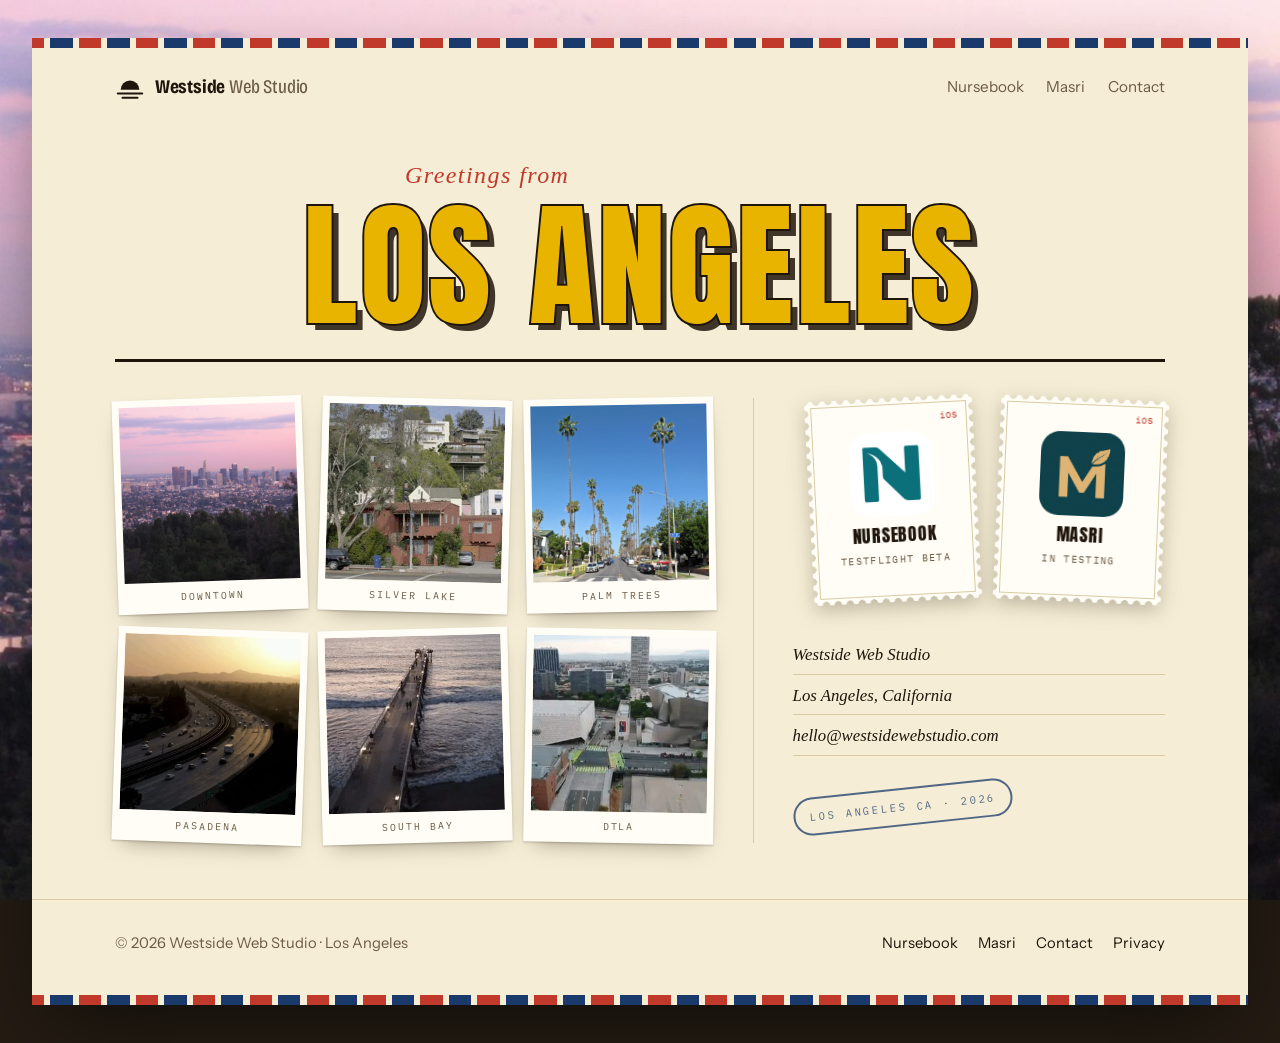
<file: index.html>
<!doctype html>
<html lang="en">
<head>
<meta charset="utf-8">
<meta name="viewport" content="width=device-width, initial-scale=1, viewport-fit=cover">
<title>Westside Web Studio</title>
<meta name="description" content="A one-person app studio in Los Angeles. Makers of NurseBook Study and Masri.">
<meta name="theme-color" content="#241c13">
<meta property="og:title" content="Westside Web Studio">
<meta property="og:description" content="Careful apps for learning hard things. NurseBook Study and Masri, for iPhone and iPad.">
<meta property="og:type" content="website">
<link rel="icon" href="assets/favicon.svg" type="image/svg+xml">
<link rel="preload" href="assets/fonts/bricolage-grotesque.woff2" as="font" type="font/woff2" crossorigin>
<link rel="stylesheet" href="assets/site.css">
</head>
<body class="home">
<div class="sheet">
<a class="skip" href="#main">Skip to content</a>

<header class="site-header">
  <div class="wrap">
    <a class="wordmark" href="./" aria-label="Westside Web Studio, home">
      <svg viewBox="0 0 32 32" aria-hidden="true"><path d="M6 19a10 10 0 0 1 20 0z" fill="currentColor"/><path d="M3 23h26M8 27.5h16" stroke="currentColor" stroke-width="2.2" stroke-linecap="round"/></svg>
      <span class="wordmark-text"><b>Westside</b> <span>Web Studio</span></span>
    </a>
    <nav class="site-nav" aria-label="Main">
      <a href="nursebook/">Nursebook</a>
      <a href="masri/">Masri</a>
      <a href="contact/">Contact</a>
    </nav>
  </div>
</header>

<main id="main">
  <section class="card wrap" aria-label="Westside Web Studio">
    <p class="greeting">Greetings from</p>
    <h1 class="city" aria-label="Los Angeles"><span aria-hidden="true"><span class="ch" style="--i:0">L</span><span class="ch" style="--i:1">o</span><span class="ch" style="--i:2">s</span><span class="ch" style="--i:3">&nbsp;</span><span class="ch" style="--i:4">A</span><span class="ch" style="--i:5">n</span><span class="ch" style="--i:6">g</span><span class="ch" style="--i:7">e</span><span class="ch" style="--i:8">l</span><span class="ch" style="--i:9">e</span><span class="ch" style="--i:10">s</span></span></h1>
    <div class="card-body">
      <ul class="snaps">
          <li class="snap"><figure><img src="assets/img/la/skyline.jpg" alt="Downtown"><figcaption>Downtown</figcaption></figure></li>
          <li class="snap"><figure><video autoplay muted loop playsinline preload="metadata" poster="assets/img/la/silver-lake.jpg" aria-label="Silver Lake"><source src="assets/img/la/silver-lake.mp4" type="video/mp4"></video><img src="assets/img/la/silver-lake.jpg" alt="Silver Lake" loading="lazy"><figcaption>Silver Lake</figcaption></figure></li>
          <li class="snap"><figure><img src="assets/img/la/palms.jpg" alt="Palm trees"><figcaption>Palm trees</figcaption></figure></li>
          <li class="snap"><figure><video autoplay muted loop playsinline preload="metadata" poster="assets/img/la/pasadena.jpg" aria-label="Pasadena"><source src="assets/img/la/pasadena.mp4" type="video/mp4"></video><img src="assets/img/la/pasadena.jpg" alt="Pasadena" loading="lazy"><figcaption>Pasadena</figcaption></figure></li>
          <li class="snap"><figure><video autoplay muted loop playsinline preload="metadata" poster="assets/img/la/south-bay.jpg" aria-label="South Bay"><source src="assets/img/la/south-bay.mp4" type="video/mp4"></video><img src="assets/img/la/south-bay.jpg" alt="South Bay" loading="lazy"><figcaption>South Bay</figcaption></figure></li>
          <li class="snap"><figure><video autoplay muted loop playsinline preload="metadata" poster="assets/img/la/dtla.jpg" aria-label="DTLA"><source src="assets/img/la/dtla.mp4" type="video/mp4"></video><img src="assets/img/la/dtla.jpg" alt="DTLA" loading="lazy"><figcaption>DTLA</figcaption></figure></li>
      </ul>
      <div class="back">
        <div class="stamps">
          <!-- app:nursebook:stamp --><a class="app-stamp" href="https://testflight.apple.com/join/bQHftDA7">
            <div class="stamp-paper"><div class="stamp-face">
              <span class="stamp-corner">iOS</span>
              <img src="assets/img/nursebook-icon-256.png" width="84" height="84" alt="">
              <span class="stamp-name">Nursebook</span>
              <span class="stamp-note">TestFlight beta</span>
            </div></div>
          </a><!-- /app -->
          <!-- app:masri:stamp --><a class="app-stamp" href="masri/">
            <div class="stamp-paper"><div class="stamp-face">
              <span class="stamp-corner">iOS</span>
              <img src="assets/img/masri-icon-256.png" width="84" height="84" alt="">
              <span class="stamp-name">Masri</span>
              <span class="stamp-note">In testing</span>
            </div></div>
          </a><!-- /app -->
        </div>
        <div class="address">
          <span>Westside Web Studio</span>
          <span>Los Angeles, California</span>
          <span><a href="mailto:hello@westsidewebstudio.com">hello@westsidewebstudio.com</a></span>
        </div>
        <span class="postmark" aria-hidden="true">Los Angeles CA · 2026</span>
      </div>
    </div>
  </section>
</main>

<footer class="site-footer">
  <div class="wrap">
    <span>© 2026 Westside Web Studio · Los Angeles</span>
    <nav aria-label="Footer">
      <a href="nursebook/">Nursebook</a>
      <a href="masri/">Masri</a>
      <a href="contact/">Contact</a>
      <a href="privacy/">Privacy</a>
    </nav>
  </div>
</footer>
</div>
</body>
</html>
</file>
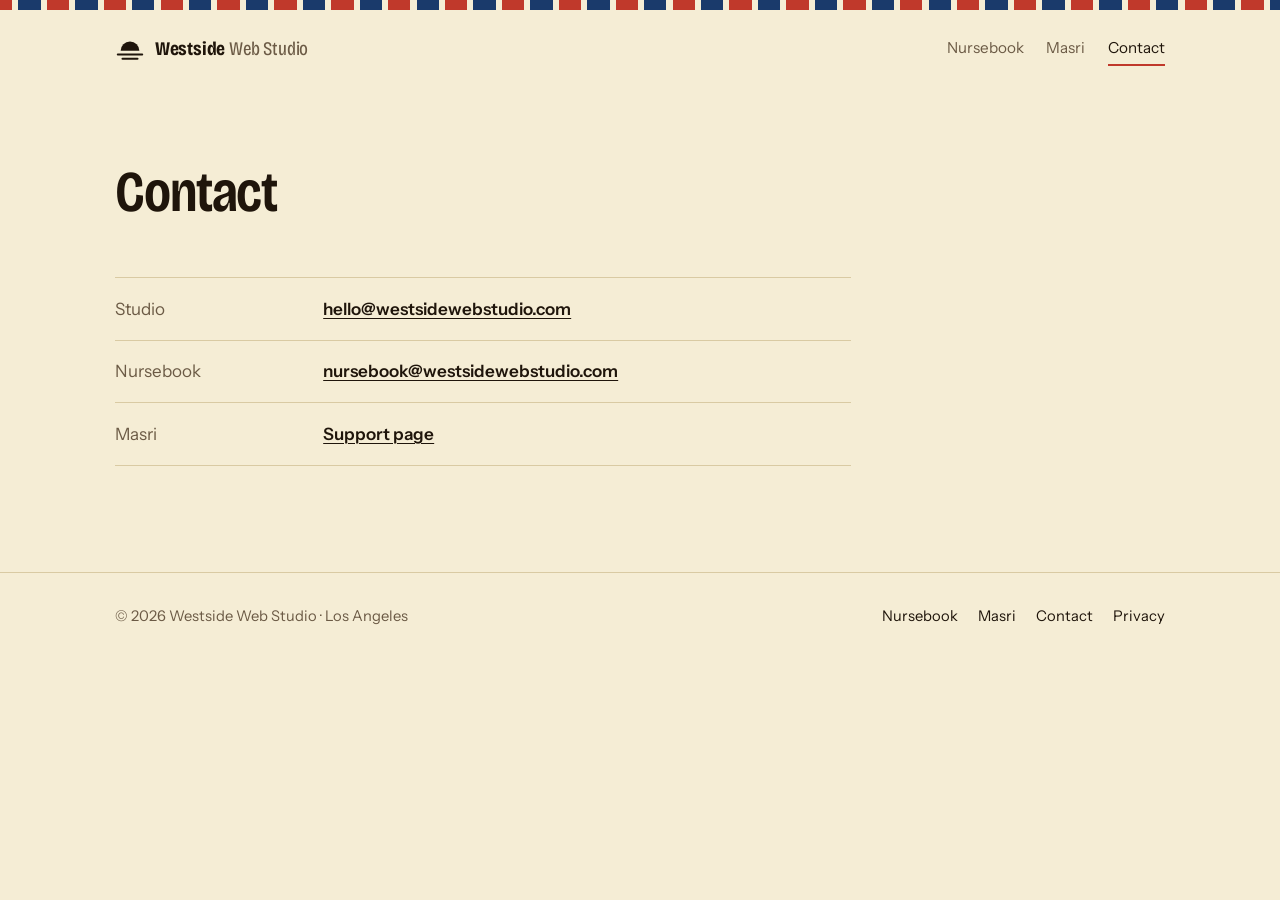
<file: contact/index.html>
<!doctype html>
<html lang="en">
<head>
<meta charset="utf-8">
<meta name="viewport" content="width=device-width, initial-scale=1, viewport-fit=cover">
<title>Contact · Westside Web Studio</title>
<meta name="description" content="How to reach Westside Web Studio.">
<meta name="theme-color" content="#eef1ee" media="(prefers-color-scheme: light)">
<meta name="theme-color" content="#0c1110" media="(prefers-color-scheme: dark)">
<link rel="icon" href="../assets/favicon.svg" type="image/svg+xml">
<link rel="stylesheet" href="../assets/site.css">
</head>
<body>
<a class="skip" href="#main">Skip to content</a>

<header class="site-header">
  <div class="wrap">
    <a class="wordmark" href="../" aria-label="Westside Web Studio, home">
      <svg viewBox="0 0 32 32" aria-hidden="true"><path d="M6 19a10 10 0 0 1 20 0z" fill="currentColor"/><path d="M3 23h26M8 27.5h16" stroke="currentColor" stroke-width="2.2" stroke-linecap="round"/></svg>
      <span class="wordmark-text"><b>Westside</b> <span>Web Studio</span></span>
    </a>
    <nav class="site-nav" aria-label="Main">
      <a href="../nursebook/">Nursebook</a>
      <a href="../masri/">Masri</a>
      <a href="./" aria-current="page">Contact</a>
    </nav>
  </div>
</header>

<main id="main">
  <section class="page-head">
    <div class="wrap">
      <h1>Contact</h1>
    </div>
  </section>
  <div class="prose">
    <div class="wrap">
      <dl class="contact-list">
        <div><dt>Studio</dt><dd><a href="mailto:hello@westsidewebstudio.com">hello@westsidewebstudio.com</a></dd></div>
        <div><dt>Nursebook</dt><dd><a href="mailto:nursebook@westsidewebstudio.com">nursebook@westsidewebstudio.com</a></dd></div>
        <div><dt>Masri</dt><dd><a href="https://claymasri-production.up.railway.app/support">Support page</a></dd></div>
      </dl>
    </div>
  </div>
</main>

<footer class="site-footer">
  <div class="wrap">
    <span>© 2026 Westside Web Studio · Los Angeles</span>
    <nav aria-label="Footer">
      <a href="../nursebook/">Nursebook</a>
      <a href="../masri/">Masri</a>
      <a href="./">Contact</a>
      <a href="../privacy/">Privacy</a>
    </nav>
  </div>
</footer>
</body>
</html>
</file>
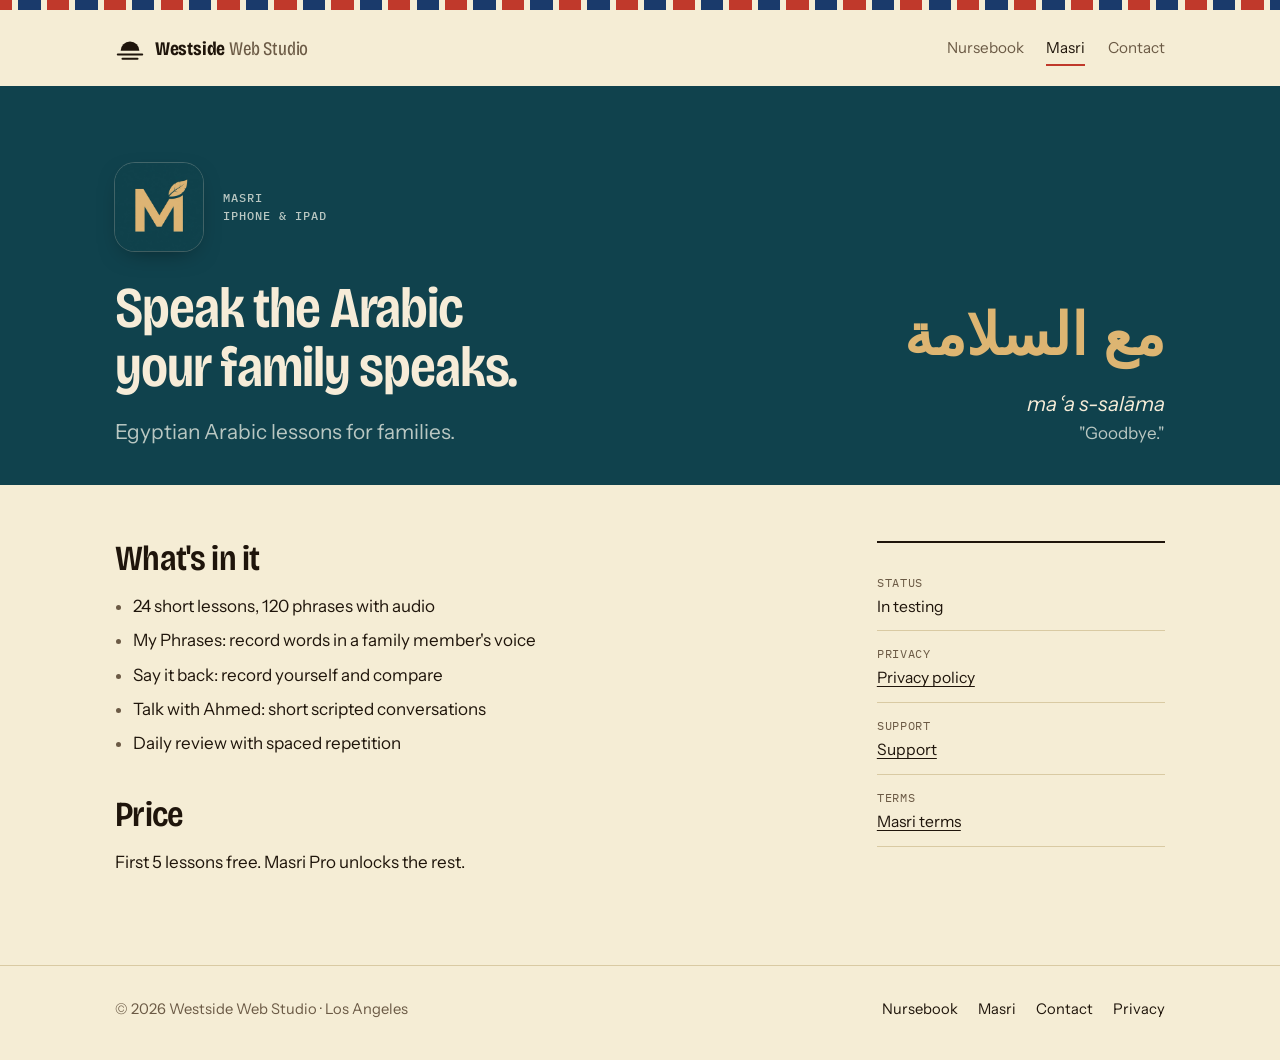
<file: masri/index.html>
<!doctype html>
<html lang="en">
<head>
<meta charset="utf-8">
<meta name="viewport" content="width=device-width, initial-scale=1, viewport-fit=cover">
<title>Masri · Westside Web Studio</title>
<meta name="description" content="Masri: Egyptian Arabic lessons for families.">
<meta name="theme-color" content="#eef1ee" media="(prefers-color-scheme: light)">
<meta name="theme-color" content="#0c1110" media="(prefers-color-scheme: dark)">
<link rel="icon" href="../assets/favicon.svg" type="image/svg+xml">
<link rel="stylesheet" href="../assets/site.css">
</head>
<body>
<a class="skip" href="#main">Skip to content</a>

<header class="site-header">
  <div class="wrap">
    <a class="wordmark" href="../" aria-label="Westside Web Studio, home">
      <svg viewBox="0 0 32 32" aria-hidden="true"><path d="M6 19a10 10 0 0 1 20 0z" fill="currentColor"/><path d="M3 23h26M8 27.5h16" stroke="currentColor" stroke-width="2.2" stroke-linecap="round"/></svg>
      <span class="wordmark-text"><b>Westside</b> <span>Web Studio</span></span>
    </a>
    <nav class="site-nav" aria-label="Main">
      <a href="../nursebook/">Nursebook</a>
      <a href="./" aria-current="page">Masri</a>
      <a href="../contact/">Contact</a>
    </nav>
  </div>
</header>

<main id="main">
  <section class="page-head head-ms">
    <div class="wrap">
      <div>
        <div class="app-head">
          <img src="../assets/img/masri-icon-256.png" width="88" height="88" alt="Masri app icon">
          <span class="label">Masri<br>iPhone &amp; iPad</span>
        </div>
        <h1>Speak the Arabic your family speaks.</h1>
        <p>Egyptian Arabic lessons for families.</p>
      </div>
      <figure class="ms-art" style="margin:0">
        <div class="ms-phrase" lang="ar-EG" dir="rtl">مع السلامة</div>
        <figcaption>
          <div class="ms-say">maʿa s-salāma</div>
          <div class="ms-gloss">"Goodbye."</div>
        </figcaption>
      </figure>
    </div>
  </section>

  <div class="prose">
    <div class="wrap cols">
      <div>
        <section>
          <h2>What's in it</h2>
          <ul>
            <li>24 short lessons, 120 phrases with audio</li>
            <li>My Phrases: record words in a family member's voice</li>
            <li>Say it back: record yourself and compare</li>
            <li>Talk with Ahmed: short scripted conversations</li>
            <li>Daily review with spaced repetition</li>
          </ul>
        </section>
        <section>
          <h2>Price</h2>
          <p>First 5 lessons free. Masri Pro unlocks the rest.</p>
        </section>
      </div>

      <aside class="aside" aria-label="At a glance">
        <dl class="spec">
          <div><dt>Status</dt><dd><!-- app:masri:status -->In testing<!-- /app --></dd></div>
          <div><dt>Privacy</dt><dd><a href="https://claymasri-production.up.railway.app/privacy">Privacy policy</a></dd></div>
          <div><dt>Support</dt><dd><a href="https://claymasri-production.up.railway.app/support">Support</a></dd></div>
          <div><dt>Terms</dt><dd><a href="https://claymasri-production.up.railway.app/terms">Masri terms</a></dd></div>
        </dl>
        <div class="actions">
          <!-- app:masri:cta --><!-- /app -->
        </div>
      </aside>
    </div>
  </div>
</main>

<footer class="site-footer">
  <div class="wrap">
    <span>© 2026 Westside Web Studio · Los Angeles</span>
    <nav aria-label="Footer">
      <a href="../nursebook/">Nursebook</a>
      <a href="./">Masri</a>
      <a href="../contact/">Contact</a>
      <a href="../privacy/">Privacy</a>
    </nav>
  </div>
</footer>
</body>
</html>
</file>
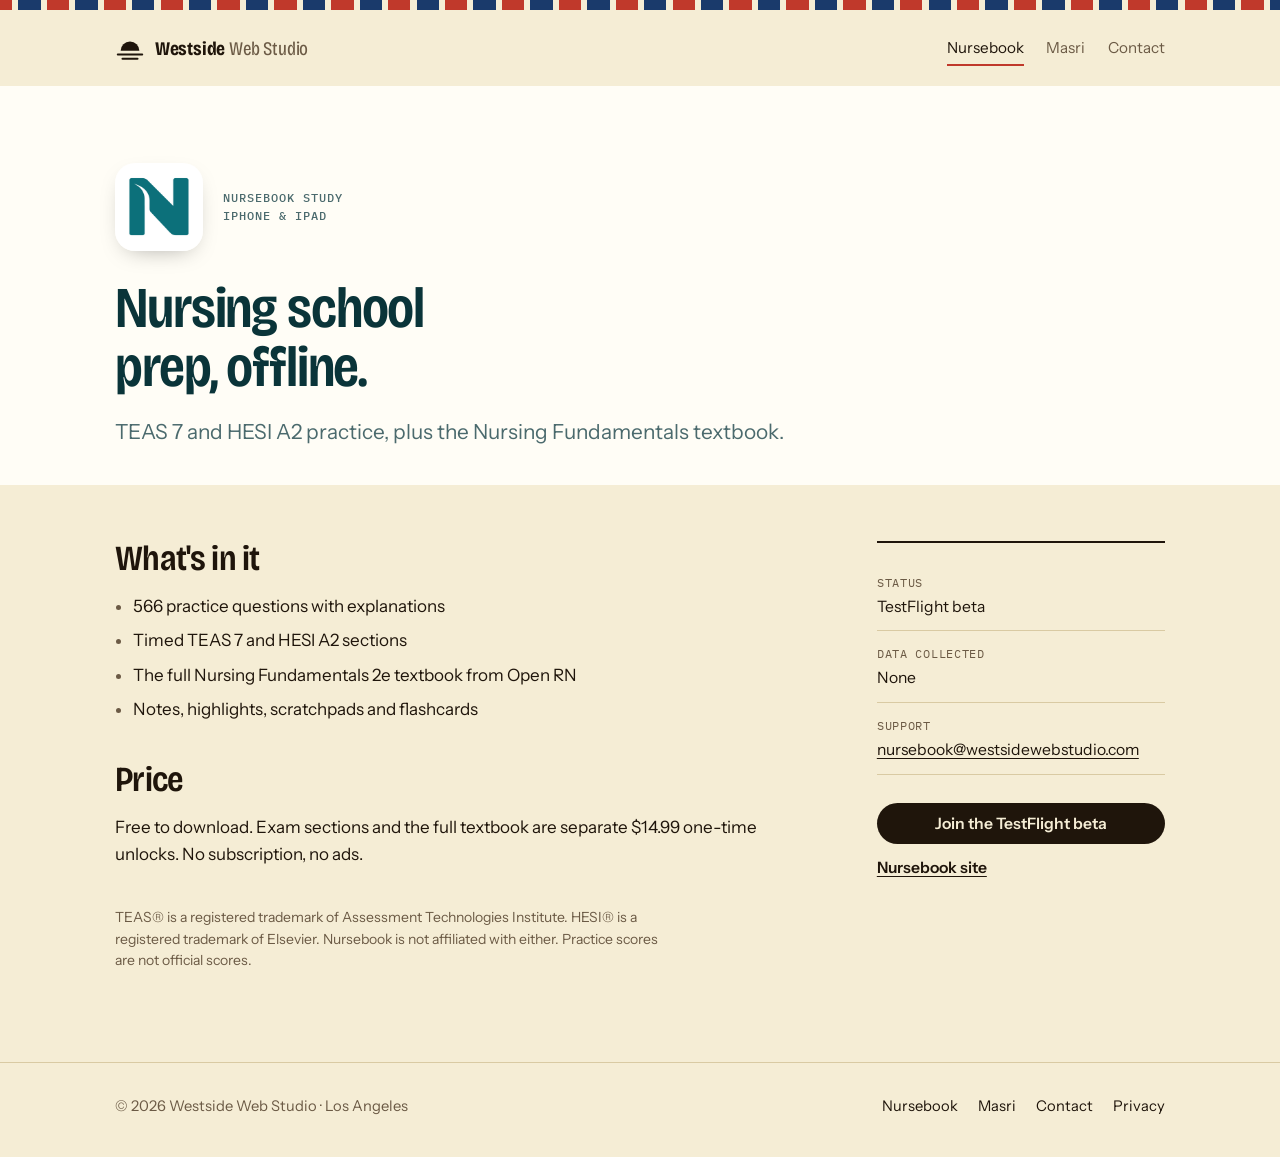
<file: nursebook/index.html>
<!doctype html>
<html lang="en">
<head>
<meta charset="utf-8">
<meta name="viewport" content="width=device-width, initial-scale=1, viewport-fit=cover">
<title>Nursebook · Westside Web Studio</title>
<meta name="description" content="NurseBook Study: TEAS 7 and HESI A2 practice plus the Nursing Fundamentals textbook, offline.">
<meta name="theme-color" content="#eef1ee" media="(prefers-color-scheme: light)">
<meta name="theme-color" content="#0c1110" media="(prefers-color-scheme: dark)">
<link rel="icon" href="../assets/favicon.svg" type="image/svg+xml">
<link rel="stylesheet" href="../assets/site.css">
</head>
<body>
<a class="skip" href="#main">Skip to content</a>

<header class="site-header">
  <div class="wrap">
    <a class="wordmark" href="../" aria-label="Westside Web Studio, home">
      <svg viewBox="0 0 32 32" aria-hidden="true"><path d="M6 19a10 10 0 0 1 20 0z" fill="currentColor"/><path d="M3 23h26M8 27.5h16" stroke="currentColor" stroke-width="2.2" stroke-linecap="round"/></svg>
      <span class="wordmark-text"><b>Westside</b> <span>Web Studio</span></span>
    </a>
    <nav class="site-nav" aria-label="Main">
      <a href="./" aria-current="page">Nursebook</a>
      <a href="../masri/">Masri</a>
      <a href="../contact/">Contact</a>
    </nav>
  </div>
</header>

<main id="main">
  <section class="page-head head-nb">
    <div class="wrap">
      <div class="app-head">
        <img src="../assets/img/nursebook-icon-256.png" width="88" height="88" alt="Nursebook app icon">
        <span class="label">NurseBook Study<br>iPhone &amp; iPad</span>
      </div>
      <h1>Nursing school prep, offline.</h1>
      <p>TEAS 7 and HESI A2 practice, plus the Nursing Fundamentals textbook.</p>
    </div>
  </section>

  <div class="prose">
    <div class="wrap cols">
      <div>
        <section>
          <h2>What's in it</h2>
          <ul>
            <li>566 practice questions with explanations</li>
            <li>Timed TEAS 7 and HESI A2 sections</li>
            <li>The full Nursing Fundamentals 2e textbook from Open RN</li>
            <li>Notes, highlights, scratchpads and flashcards</li>
          </ul>
        </section>
        <section>
          <h2>Price</h2>
          <p>Free to download. Exam sections and the full textbook are separate $14.99 one-time unlocks. No subscription, no ads.</p>
        </section>
        <section>
          <p class="fine">TEAS® is a registered trademark of Assessment Technologies Institute. HESI® is a registered trademark of Elsevier. Nursebook is not affiliated with either. Practice scores are not official scores.</p>
        </section>
      </div>

      <aside class="aside" aria-label="At a glance">
        <dl class="spec">
          <div><dt>Status</dt><dd><!-- app:nursebook:status -->TestFlight beta<!-- /app --></dd></div>
          <div><dt>Data collected</dt><dd>None</dd></div>
          <div><dt>Support</dt><dd><a href="mailto:nursebook@westsidewebstudio.com">nursebook@westsidewebstudio.com</a></dd></div>
        </dl>
        <div class="actions">
          <!-- app:nursebook:cta --><a class="btn" href="https://testflight.apple.com/join/bQHftDA7">Join the TestFlight beta</a>
          <a class="textlink" href="https://nursebook.westsidewebstudio.com/">Nursebook site</a><!-- /app -->
        </div>
      </aside>
    </div>
  </div>
</main>

<footer class="site-footer">
  <div class="wrap">
    <span>© 2026 Westside Web Studio · Los Angeles</span>
    <nav aria-label="Footer">
      <a href="./">Nursebook</a>
      <a href="../masri/">Masri</a>
      <a href="../contact/">Contact</a>
      <a href="../privacy/">Privacy</a>
    </nav>
  </div>
</footer>
</body>
</html>
</file>
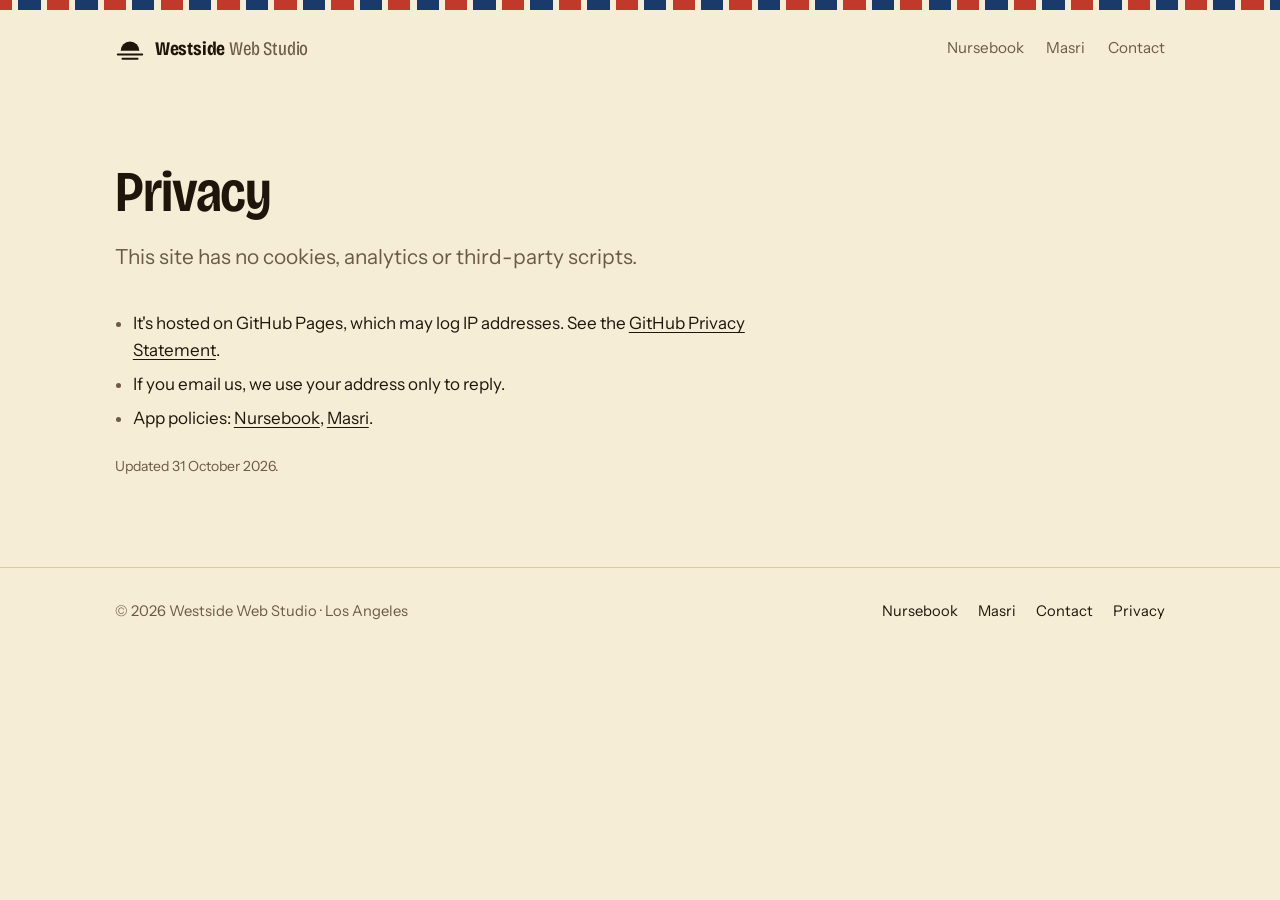
<file: privacy/index.html>
<!doctype html>
<html lang="en">
<head>
<meta charset="utf-8">
<meta name="viewport" content="width=device-width, initial-scale=1, viewport-fit=cover">
<title>Privacy · Westside Web Studio</title>
<meta name="description" content="Privacy policy for the Westside Web Studio website.">
<meta name="theme-color" content="#eef1ee" media="(prefers-color-scheme: light)">
<meta name="theme-color" content="#0c1110" media="(prefers-color-scheme: dark)">
<link rel="icon" href="../assets/favicon.svg" type="image/svg+xml">
<link rel="stylesheet" href="../assets/site.css">
</head>
<body>
<a class="skip" href="#main">Skip to content</a>

<header class="site-header">
  <div class="wrap">
    <a class="wordmark" href="../" aria-label="Westside Web Studio, home">
      <svg viewBox="0 0 32 32" aria-hidden="true"><path d="M6 19a10 10 0 0 1 20 0z" fill="currentColor"/><path d="M3 23h26M8 27.5h16" stroke="currentColor" stroke-width="2.2" stroke-linecap="round"/></svg>
      <span class="wordmark-text"><b>Westside</b> <span>Web Studio</span></span>
    </a>
    <nav class="site-nav" aria-label="Main">
      <a href="../nursebook/">Nursebook</a>
      <a href="../masri/">Masri</a>
      <a href="../contact/">Contact</a>
    </nav>
  </div>
</header>

<main id="main">
  <section class="page-head">
    <div class="wrap">
      <h1>Privacy</h1>
      <p>This site has no cookies, analytics or third-party scripts.</p>
    </div>
  </section>
  <div class="prose">
    <div class="wrap">
      <ul>
        <li>It's hosted on GitHub Pages, which may log IP addresses. See the <a href="https://docs.github.com/en/site-policy/privacy-policies/github-general-privacy-statement">GitHub Privacy Statement</a>.</li>
        <li>If you email us, we use your address only to reply.</li>
        <li>App policies: <a href="https://nursebook.westsidewebstudio.com/privacy.html">Nursebook</a>, <a href="https://claymasri-production.up.railway.app/privacy">Masri</a>.</li>
      </ul>
      <p class="fine" style="margin-top:1.5rem">Updated 31 October 2026.</p>
    </div>
  </div>
</main>

<footer class="site-footer">
  <div class="wrap">
    <span>© 2026 Westside Web Studio · Los Angeles</span>
    <nav aria-label="Footer">
      <a href="../nursebook/">Nursebook</a>
      <a href="../masri/">Masri</a>
      <a href="../contact/">Contact</a>
      <a href="./">Privacy</a>
    </nav>
  </div>
</footer>
</body>
</html>
</file>
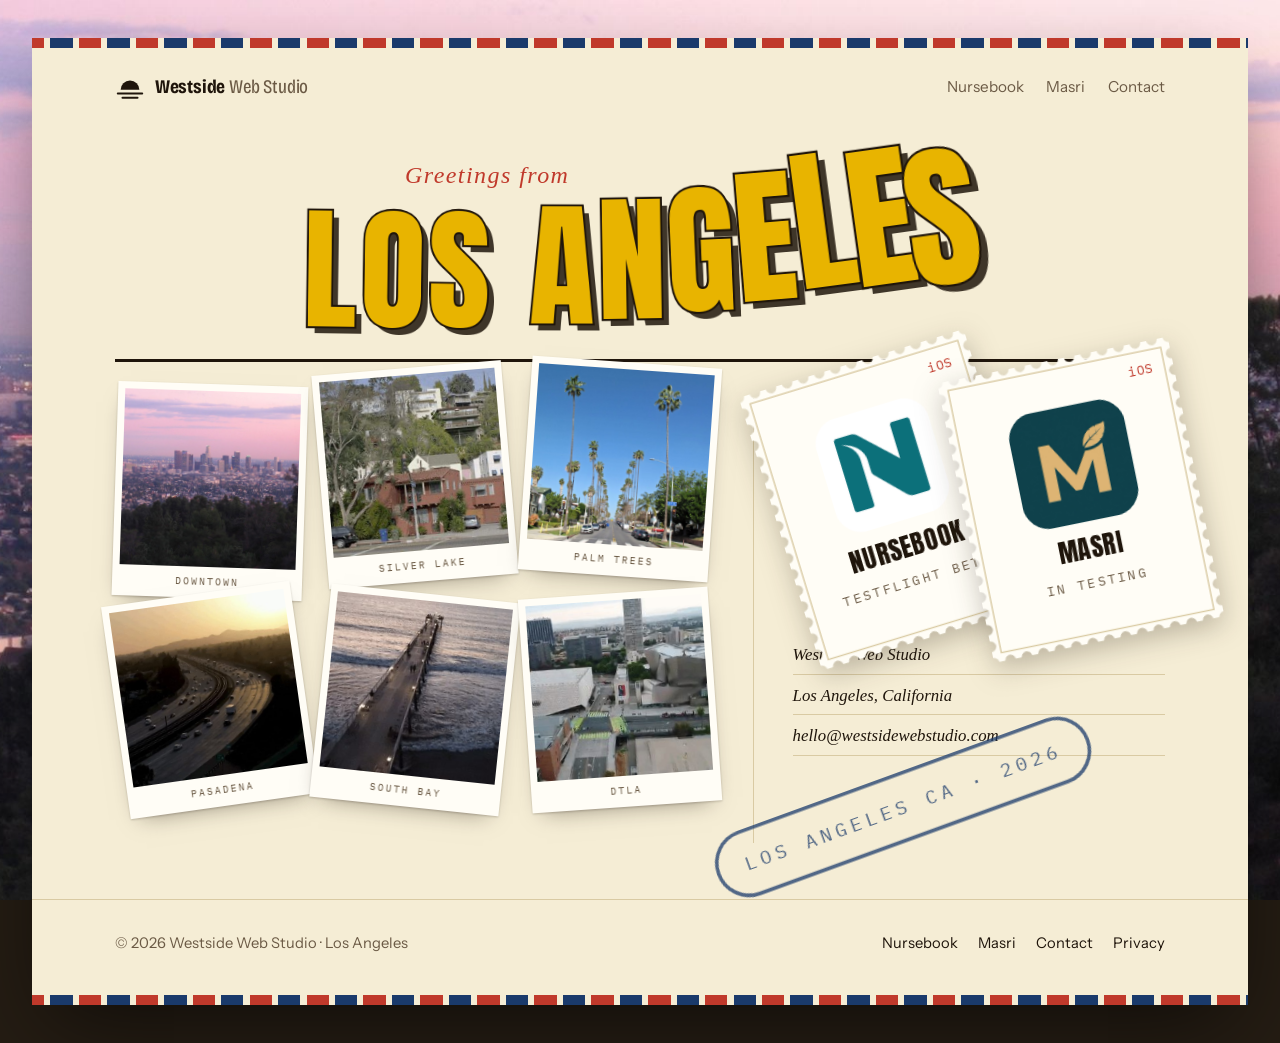
<file: qr/index.html>
<!doctype html>
<html lang="en">
<head>
<meta charset="utf-8">
<meta name="viewport" content="width=device-width, initial-scale=1">
<title>Westside Web Studio</title>
<meta name="robots" content="noindex">
<meta http-equiv="refresh" content="0; url=../">
<link rel="canonical" href="../">
</head>
<body>
<p><a href="../">Continue to Westside Web Studio</a></p>
</body>
</html>
</file>
<file: assets/site.css>
/* Westside Web Studio
   Layout: a quiet studio frame (wordmark, statement, notes) around full-width
   app plates that each carry their own app's colors and a spec sheet. */

@font-face {
  font-family: "Bricolage Grotesque";
  src: url("fonts/bricolage-grotesque.woff2") format("woff2");
  font-weight: 200 800;
  font-stretch: 75% 100%;
  font-display: swap;
}
@font-face {
  font-family: "Instrument Sans";
  src: url("fonts/instrument-sans.woff2") format("woff2");
  font-weight: 400 700;
  font-stretch: 75% 100%;
  font-display: swap;
}
@font-face {
  font-family: "Instrument Sans";
  src: url("fonts/instrument-sans-italic.woff2") format("woff2");
  font-weight: 400 700;
  font-style: italic;
  font-display: swap;
}
@font-face {
  font-family: "IBM Plex Mono";
  src: url("fonts/ibm-plex-mono-400.woff2") format("woff2");
  font-weight: 400;
  font-display: swap;
}
@font-face {
  font-family: "IBM Plex Mono";
  src: url("fonts/ibm-plex-mono-500.woff2") format("woff2");
  font-weight: 500;
  font-display: swap;
}

/* Postcard: cream card stock, sepia ink, airmail red and blue, marigold.
   One look on purpose, in every theme. */
@font-face {
  font-family: "Anton";
  src: url("fonts/anton.woff2") format("woff2");
  font-weight: 400;
  font-display: swap;
}

:root {
  --paper: #f5edd5;
  --paper-2: #ebdfbf;
  --ink: #1f150b;
  --muted: #6b5a45;
  --rule: #d9caa3;
  --accent: #c0392b;
  --airmail-blue: #1a3a6b;
  --gold: #e8b400;
  --night: #241c13;

  /* Nursebook plate */
  --nb-bg: #fffdf6;
  --nb-fg: #0a3439;
  --nb-muted: #4b6a6d;
  --nb-accent: #0e6f78;
  --nb-rule: #dfe7e1;

  /* Masri plate, from the app icon */
  --ms-bg: #10424d;
  --ms-fg: #f6ecd8;
  --ms-muted: #b9c7c2;
  --ms-accent: #ddb572;
  --ms-rule: #2b5f69;

  --poster: "Anton", Impact, "Arial Narrow Bold", sans-serif;
  --script: Georgia, "Times New Roman", serif;
  --display: "Bricolage Grotesque", "Avenir Next Condensed", "Arial Narrow", system-ui, sans-serif;
  --body: "Instrument Sans", "Avenir Next", "Segoe UI", system-ui, sans-serif;
  --mono: "IBM Plex Mono", ui-monospace, "SF Mono", Consolas, monospace;
  --arabic: "SF Arabic", "Geeza Pro", "Noto Naskh Arabic", "Segoe UI", "Arial", sans-serif;

  --step--1: 0.875rem;
  --step-0: 1.0625rem;
  --step-1: 1.3rem;
  --step-2: clamp(1.6rem, 1.2rem + 1.6vw, 2.2rem);
  --step-3: clamp(2.2rem, 1.4rem + 3.4vw, 3.6rem);
  --step-4: clamp(2.9rem, 1.4rem + 6.4vw, 6.4rem);

  --wrap: 72rem;
  --gutter-l: max(16px, env(safe-area-inset-left, 0px), 4vw);
  --gutter-r: max(16px, env(safe-area-inset-right, 0px), 4vw);
  color-scheme: light;
}

*, *::before, *::after { box-sizing: border-box; }

html { -webkit-text-size-adjust: 100%; }

body {
  margin: 0;
  border-top: 10px solid transparent;
  border-image: repeating-linear-gradient(90deg, var(--accent) 0 22px, var(--paper) 22px 28px, var(--airmail-blue) 28px 50px, var(--paper) 50px 56px) 10;
  background: var(--paper);
  color: var(--ink);
  font-family: var(--body);
  font-size: var(--step-0);
  line-height: 1.55;
  -webkit-font-smoothing: antialiased;
  text-rendering: optimizeLegibility;
}

img { max-width: 100%; height: auto; display: block; }

a { color: inherit; text-underline-offset: 0.2em; text-decoration-thickness: 1px; }
a:hover { text-decoration-thickness: 2px; }
:focus-visible { outline: 2px solid var(--accent); outline-offset: 3px; border-radius: 2px; }

.skip {
  position: absolute; left: -9999px; top: 0;
  background: var(--ink); color: var(--paper); padding: 0.6rem 1rem; z-index: 20;
}
.skip:focus { left: var(--gutter-l); top: 0.5rem; }

.wrap {
  max-width: var(--wrap);
  margin-inline: auto;
  padding-left: var(--gutter-l);
  padding-right: var(--gutter-r);
}

h1, h2, h3 {
  font-family: var(--display);
  font-weight: 600;
  font-stretch: 84%;
  letter-spacing: -0.02em;
  line-height: 1.02;
  text-wrap: balance;
  margin: 0;
}

p { margin: 0; max-width: 62ch; }

.label {
  font-family: var(--mono);
  font-size: 0.75rem;
  font-weight: 500;
  letter-spacing: 0.08em;
  text-transform: uppercase;
}

/* ---------- Header ---------- */

.site-header { padding-block: 1.25rem; }
.site-header .wrap {
  display: flex; align-items: center; justify-content: space-between;
  gap: 1rem; flex-wrap: wrap;
}

.wordmark {
  display: inline-flex; align-items: center; gap: 0.6rem;
  text-decoration: none; color: var(--ink);
}
.wordmark svg { width: 30px; height: 30px; flex: none; }
.wordmark-text {
  font-family: var(--display);
  font-stretch: 80%;
  font-size: 1.2rem;
  letter-spacing: -0.01em;
  line-height: 1;
}
.wordmark-text b { font-weight: 700; }
.wordmark-text span { font-weight: 400; color: var(--muted); }

.site-nav { display: flex; gap: 1.4rem; flex-wrap: wrap; }
.site-nav a {
  text-decoration: none; font-size: 0.95rem; color: var(--muted);
  padding-block: 0.4rem;
}
.site-nav a:hover, .site-nav a[aria-current="page"] { color: var(--ink); }
.site-nav a[aria-current="page"] { box-shadow: inset 0 -2px 0 var(--accent); }

/* ---------- Home hero ---------- */

.hero { padding-block: clamp(3rem, 8vw, 7rem) clamp(2.5rem, 6vw, 5rem); }
.hero h1 {
  font-size: var(--step-4);
  font-stretch: 78%;
  font-weight: 600;
  line-height: 0.94;
  letter-spacing: -0.035em;
  max-width: 13ch;
}
.hero h1 em {
  font-style: normal;
  font-weight: 300;
  color: var(--muted);
}
.hero-foot {
  margin-top: clamp(2rem, 4vw, 3rem);
  display: grid;
  grid-template-columns: minmax(0, 1fr) auto;
  gap: 2rem;
  align-items: end;
  border-top: 1px solid var(--rule);
  padding-top: 1.25rem;
}
.hero-foot p { font-size: var(--step-1); line-height: 1.45; color: var(--ink); max-width: 46ch; }
.hero-meta {
  display: grid; gap: 0.35rem; text-align: right; color: var(--muted);
}

/* ---------- App plates ---------- */

.apps-head {
  display: flex; justify-content: space-between; align-items: baseline;
  gap: 1rem; padding-block: 0 1rem; color: var(--muted);
}

.plate { padding-block: clamp(2.5rem, 6vw, 5rem); }
.plate .wrap {
  display: grid;
  grid-template-columns: minmax(0, 1.05fr) minmax(0, 1fr);
  gap: clamp(2rem, 5vw, 4.5rem);
  align-items: center;
}

.plate-id { display: flex; align-items: center; gap: 1rem; margin-bottom: 1.5rem; }
.plate-id img {
  width: 72px; height: 72px; border-radius: 16px;
  box-shadow: 0 1px 0 rgba(0,0,0,0.06), 0 8px 24px -10px rgba(0,0,0,0.35);
}
.plate-id .label { opacity: 0.85; }
.plate h2 { font-size: var(--step-3); margin-bottom: 1rem; }
.plate .lede { font-size: var(--step-1); line-height: 1.45; margin-bottom: 1.75rem; }

.spec { margin: 0 0 1.75rem; display: grid; border-top: 1px solid; }
.spec div {
  display: grid; grid-template-columns: 9.5rem minmax(0, 1fr); gap: 1rem;
  padding-block: 0.7rem; border-bottom: 1px solid;
}
.spec dt { font-family: var(--mono); font-size: 0.75rem; letter-spacing: 0.06em; text-transform: uppercase; padding-top: 0.2rem; }
.spec dd { margin: 0; font-size: 0.98rem; }

.actions { display: flex; flex-wrap: wrap; gap: 0.75rem 1.5rem; align-items: center; }
.btn {
  display: inline-flex; align-items: center; gap: 0.5rem;
  font-weight: 600; text-decoration: none;
  padding: 0.8rem 1.2rem; border-radius: 999px;
  font-size: 0.98rem; line-height: 1;
}
.btn svg { width: 14px; height: 14px; }
.textlink { font-weight: 600; font-size: 0.98rem; }

/* Nursebook plate */
.plate-nb { background: var(--nb-bg); color: var(--nb-fg); }
.plate-nb .label, .plate-nb .spec dt { color: var(--nb-muted); }
.plate-nb .spec, .plate-nb .spec div { border-color: var(--nb-rule); }
.plate-nb .btn { background: var(--nb-accent); color: var(--nb-bg); }
.plate-nb .btn:focus-visible, .plate-nb a:focus-visible { outline-color: var(--nb-accent); }

.nb-art {
  display: grid; gap: 1.25rem;
  border-left: 1px solid var(--nb-rule);
  padding-left: clamp(1.25rem, 3vw, 2.5rem);
}
.nb-count {
  font-family: var(--display);
  font-stretch: 75%;
  font-weight: 700;
  font-size: clamp(6rem, 3rem + 13vw, 13rem);
  line-height: 0.8;
  letter-spacing: -0.05em;
  color: var(--nb-accent);
  font-variant-numeric: tabular-nums;
}
.nb-art p { color: var(--nb-muted); max-width: 30ch; }
.nb-subjects {
  list-style: none; margin: 0; padding: 0;
  display: flex; flex-wrap: wrap; gap: 0.4rem;
}
.nb-subjects li {
  font-family: var(--mono); font-size: 0.75rem;
  border: 1px solid var(--nb-rule); border-radius: 4px;
  padding: 0.25rem 0.5rem; color: var(--nb-fg);
}

/* Masri plate */
.plate-ms { background: var(--ms-bg); color: var(--ms-fg); color-scheme: dark; }
.plate-ms .label, .plate-ms .spec dt { color: var(--ms-muted); }
.plate-ms .spec, .plate-ms .spec div { border-color: var(--ms-rule); }
.plate-ms .btn { background: var(--ms-accent); color: var(--ms-bg); }
.plate-ms a:focus-visible, .plate-ms .btn:focus-visible { outline-color: var(--ms-accent); }
.plate-ms .plate-id img, .head-ms .app-head img { box-shadow: 0 0 0 1px rgba(246, 236, 216, 0.22), 0 8px 24px -10px rgba(0,0,0,0.5); }

.ms-art { display: grid; gap: 1rem; justify-items: end; text-align: right; }
.ms-phrase {
  font-family: var(--arabic);
  font-size: clamp(2.4rem, 1.2rem + 6vw, 6rem);
  line-height: 1.25;
  color: var(--ms-accent);
  font-weight: 600;
}
.ms-say { font-size: var(--step-1); font-style: italic; }
.ms-gloss { color: var(--ms-muted); }

/* ---------- Studio notes ---------- */

.notes { padding-block: clamp(3rem, 7vw, 6rem); }
.notes h2 { font-size: var(--step-2); margin-bottom: 2rem; max-width: 22ch; }
.notes-grid {
  display: grid; grid-template-columns: repeat(3, minmax(0, 1fr));
  gap: 2rem; border-top: 1px solid var(--rule);
}
.note { padding-top: 1.25rem; display: grid; gap: 0.6rem; align-content: start; }
.note h3 { font-size: var(--step-1); font-stretch: 88%; letter-spacing: -0.01em; }
.note p { color: var(--muted); font-size: 0.98rem; }

/* ---------- Inner pages ---------- */

.head-nb { background: var(--nb-bg); color: var(--nb-fg); margin-bottom: clamp(2rem, 5vw, 3.5rem); }
.head-nb .label, .head-nb.page-head p { color: var(--nb-muted); }
.head-ms { background: var(--ms-bg); color: var(--ms-fg); color-scheme: dark; margin-bottom: clamp(2rem, 5vw, 3.5rem); }
.head-ms .label, .head-ms.page-head p { color: var(--ms-muted); }
.head-ms .wrap { display: grid; grid-template-columns: minmax(0, 1fr) auto; gap: 2rem; align-items: end; }
.head-ms .ms-phrase { font-size: clamp(2.2rem, 1.2rem + 3vw, 3.6rem); }

.page-head { padding-block: clamp(2.5rem, 6vw, 5rem) clamp(1.5rem, 3vw, 2.5rem); }
.page-head h1 { font-size: var(--step-3); max-width: 18ch; }
.page-head p { margin-top: 1.25rem; font-size: var(--step-1); line-height: 1.45; color: var(--muted); max-width: 52ch; }

.app-head { display: flex; align-items: center; gap: 1.25rem; margin-bottom: 1.75rem; }
.app-head img { width: 88px; height: 88px; border-radius: 20px; box-shadow: 0 8px 24px -12px rgba(0,0,0,0.4); }

.prose { padding-block: 0 clamp(3rem, 7vw, 6rem); }
.prose .cols {
  display: grid; grid-template-columns: minmax(0, 1fr) minmax(0, 18rem);
  gap: clamp(2rem, 5vw, 5rem); align-items: start;
}
.prose section + section { margin-top: 2.5rem; }
.prose h2 { font-size: var(--step-2); margin-bottom: 1rem; }
.prose p + p { margin-top: 1rem; }
.prose ul { margin: 0; padding-left: 1.1rem; max-width: 62ch; display: grid; gap: 0.5rem; }
.prose li::marker { color: var(--muted); }
.fine { font-size: var(--step--1); color: var(--muted); }

.aside {
  position: sticky; top: 1.5rem;
  border-top: 2px solid var(--ink);
  padding-top: 1rem;
}
.aside .spec { border-top: 0; }
.aside .spec div { grid-template-columns: minmax(0, 1fr); gap: 0.15rem; border-color: var(--rule); }
.aside .spec dt { color: var(--muted); }
.aside .btn { background: var(--ink); color: var(--paper); }
.aside .actions { flex-direction: column; align-items: stretch; }
.aside .btn { justify-content: center; }

.contact-list { display: grid; gap: 0; border-top: 1px solid var(--rule); max-width: 46rem; }
.contact-list div {
  display: grid; grid-template-columns: 12rem minmax(0, 1fr); gap: 1rem;
  padding-block: 1.1rem; border-bottom: 1px solid var(--rule);
}
.contact-list dt { color: var(--muted); }
.contact-list dd { margin: 0; overflow-wrap: anywhere; }
.contact-list a { font-weight: 600; }

/* ---------- Footer ---------- */

.site-footer {
  border-top: 1px solid var(--rule);
  padding-block: 2rem 2.5rem;
  color: var(--muted);
  font-size: 0.92rem;
}
.site-footer .wrap {
  display: flex; flex-wrap: wrap; justify-content: space-between; gap: 1rem 2rem;
}
.site-footer nav { display: flex; gap: 1.25rem; flex-wrap: wrap; }
.site-footer a { color: var(--ink); text-decoration: none; }
.site-footer a:hover { text-decoration: underline; }

/* ---------- Responsive ---------- */

@media (max-width: 860px) {
  .plate .wrap { grid-template-columns: minmax(0, 1fr); }
  .nb-art { border-left: 0; padding-left: 0; border-top: 1px solid var(--nb-rule); padding-top: 1.5rem; }
  .ms-art { justify-items: start; text-align: left; border-top: 1px solid var(--ms-rule); padding-top: 1.5rem; }
  .notes-grid { grid-template-columns: minmax(0, 1fr); gap: 0; }
  .note { padding-block: 1.25rem; border-bottom: 1px solid var(--rule); }
  .prose .cols { grid-template-columns: minmax(0, 1fr); }
  .aside { position: static; order: -1; }
  .head-ms .wrap { grid-template-columns: minmax(0, 1fr); }
}

@media (max-width: 560px) {
  .hero-foot { grid-template-columns: minmax(0, 1fr); }
  .hero-meta { text-align: left; }
  .spec div, .contact-list div { grid-template-columns: minmax(0, 1fr); gap: 0.15rem; }
  .apps-head { flex-direction: column; gap: 0.25rem; }
}

@media (prefers-reduced-motion: no-preference) {
  .plate-id img { transition: transform 0.4s cubic-bezier(.2,.7,.2,1); }
  .plate:hover .plate-id img { transform: rotate(-4deg) scale(1.04); }
  .btn { transition: transform 0.15s ease; }
  .btn:hover { transform: translateY(-1px); }
}

/* ---------- Home: one postcard ---------- */
/* Photo side on the left, stamp side on the right, like a real card. */

.home { border-top: 0; background: var(--night) url("img/la/skyline.jpg") center / cover fixed; }
.home .sheet {
  max-width: 76rem;
  margin: clamp(0px, 3vw, 40px) auto;
  background: var(--paper);
  box-shadow: 0 30px 80px -20px rgba(0, 0, 0, 0.6);
  border-top: 10px solid transparent;
  border-bottom: 10px solid transparent;
  border-image: repeating-linear-gradient(90deg, var(--accent) 0 22px, var(--paper) 22px 28px, var(--airmail-blue) 28px 50px, var(--paper) 50px 56px) 10;
}

.card { padding-block: clamp(1rem, 3vw, 2rem) clamp(2rem, 5vw, 3.5rem); }

.greeting {
  text-align: center;
  font-family: var(--script);
  font-style: italic;
  font-size: clamp(1.05rem, 0.9rem + 0.8vw, 1.5rem);
  color: var(--accent);
  letter-spacing: 0.06em;
  margin: 0;
}
.city {
  text-align: center;
  font-family: var(--poster);
  font-weight: 400;
  font-size: clamp(3.4rem, 1rem + 10vw, 8.5rem);
  line-height: 0.9;
  letter-spacing: 0.02em;
  text-transform: uppercase;
  color: var(--gold);
  -webkit-text-stroke: clamp(2px, 0.3vw, 4px) var(--ink);
  paint-order: stroke fill;
  text-shadow: 0.05em 0.05em 0 rgba(31, 21, 11, 0.85);
  margin: 0.08em 0 0;
}

.card-body {
  margin-top: clamp(1.25rem, 3vw, 2rem);
  border-top: 3px solid var(--ink);
  padding-top: clamp(1.5rem, 3vw, 2.25rem);
  display: grid;
  grid-template-columns: minmax(0, 1.55fr) minmax(0, 1fr);
}

/* photo side */
.snaps {
  list-style: none; margin: 0; padding: 0 clamp(1.25rem, 3vw, 2.5rem) 0 0;
  display: grid; grid-template-columns: repeat(3, minmax(0, 1fr)); gap: 1.1rem 0.9rem;
  align-content: start;
}
.snap {
  background: #fffdf6;
  padding: 0.45rem 0.45rem 0;
  box-shadow: 0 1px 2px rgba(31, 21, 11, 0.22), 0 10px 22px -12px rgba(31, 21, 11, 0.5);
  transform: rotate(var(--tilt, 0deg));
}
.snap figure { margin: 0; }
.snap img, .snap video { display: block; width: 100%; aspect-ratio: 1; object-fit: cover; background: var(--paper-2); }
.snap figcaption {
  font-family: var(--mono); font-size: 0.62rem; letter-spacing: 0.2em; text-transform: uppercase;
  color: var(--muted); text-align: center; padding: 0.45rem 0 0.5rem;
}
.snap:nth-child(1) { --tilt: -2deg; }
.snap:nth-child(2) { --tilt: 1.5deg; }
.snap:nth-child(3) { --tilt: -1deg; }
.snap:nth-child(4) { --tilt: 2deg; }
.snap:nth-child(5) { --tilt: -1.5deg; }
.snap:nth-child(6) { --tilt: 1deg; }
.snap video + img { display: none; }
@media (prefers-reduced-motion: reduce) {
  .snap video { display: none; }
  .snap video + img { display: block; }
}

/* stamp side */
.back {
  border-left: 1px solid var(--rule);
  padding-left: clamp(1.25rem, 3vw, 2.5rem);
  display: grid; gap: 2rem; align-content: start;
}
.stamps { display: flex; flex-wrap: wrap; justify-content: flex-end; gap: 1.25rem; }

.app-stamp {
  display: block; text-decoration: none; color: var(--ink);
  filter: drop-shadow(0 6px 10px rgba(31, 21, 11, 0.28));
  transform: rotate(var(--tilt, 0deg));
  transition: transform 0.25s cubic-bezier(.2,.7,.2,1);
}
.app-stamp:nth-child(1) { --tilt: -3deg; }
.app-stamp:nth-child(2) { --tilt: 2.5deg; }
.app-stamp:hover, .app-stamp:focus-visible { transform: rotate(0deg) translateY(-3px); }
.app-stamp:focus-visible { outline: 2px solid var(--accent); outline-offset: 6px; }

/* perforated edge: holes on a 12px grid, only in the 6px rim */
.stamp-paper {
  width: 168px; height: 204px; padding: 6px;
  background: #fffdf6;
  -webkit-mask: linear-gradient(#000 0 0) content-box, radial-gradient(circle, #0000 3.5px, #000 4px) -6px -6px / 12px 12px;
          mask: linear-gradient(#000 0 0) content-box, radial-gradient(circle, #0000 3.5px, #000 4px) -6px -6px / 12px 12px;
}
.stamp-face {
  height: 100%;
  border: 1px solid var(--rule);
  display: grid; justify-items: center; align-content: center; gap: 0.6rem;
  position: relative;
}
.stamp-face img { width: 84px; height: 84px; border-radius: 19px; }
.stamp-name { font-family: var(--poster); font-size: 1.15rem; letter-spacing: 0.04em; text-transform: uppercase; line-height: 1; }
.stamp-note { font-family: var(--mono); font-size: 0.6rem; letter-spacing: 0.14em; text-transform: uppercase; color: var(--muted); }
.stamp-corner { position: absolute; top: 6px; right: 8px; font-family: var(--mono); font-size: 0.58rem; letter-spacing: 0.1em; color: var(--accent); }

.address { display: grid; }
.address span {
  font-family: var(--script); font-style: italic; font-size: 1.05rem;
  border-bottom: 1px solid var(--rule); padding: 0.5rem 0 0.35rem;
  overflow-wrap: anywhere;
}
.address a { text-decoration: none; }
.address a:hover { text-decoration: underline; }

.postmark {
  justify-self: start;
  font-family: var(--mono); font-size: 0.66rem; letter-spacing: 0.18em; text-transform: uppercase;
  color: var(--airmail-blue); border: 2px solid currentColor; border-radius: 999px;
  padding: 0.55rem 0.9rem; transform: rotate(-6deg); opacity: 0.75;
}

@media (max-width: 860px) {
  .card-body { grid-template-columns: minmax(0, 1fr); gap: 2rem; }
  .snaps { padding-right: 0; }
  .back { border-left: 0; padding-left: 0; order: -1; }
  .address, .postmark { display: none; }
  .stamps { justify-content: center; }
}
@media (max-width: 520px) {
  .snaps { grid-template-columns: repeat(2, minmax(0, 1fr)); }
  .stamps { gap: 0.75rem; }
}

/* ---------- Motion ---------- */
/* Everything rests visible; the motion only plays on top of it. */

.city .ch { display: inline-block; }

@media (prefers-reduced-motion: no-preference) {
  .city .ch { animation: letter-pop 0.6s cubic-bezier(.3, 1.6, .5, 1) backwards; animation-delay: calc(var(--i) * 45ms); }
  .city:hover .ch { animation: letter-wave 0.7s ease-in-out; animation-delay: calc(var(--i) * 40ms); }

  .snap { animation: snap-drop 0.75s cubic-bezier(.2, .9, .3, 1.25) backwards; animation-delay: calc(var(--i) * 90ms + 250ms);
          transition: transform 0.3s cubic-bezier(.2, .7, .2, 1), box-shadow 0.3s; }
  .snap:hover { transform: rotate(0deg) scale(1.05); z-index: 5; box-shadow: 0 2px 4px rgba(31, 21, 11, 0.2), 0 22px 40px -14px rgba(31, 21, 11, 0.55); }

  .app-stamp { animation: stamp-stick 0.65s cubic-bezier(.3, 1.7, .5, 1) backwards; animation-delay: calc(var(--i) * 160ms + 900ms); }
  .app-stamp .stamp-paper { animation: stamp-jiggle 7s ease-in-out infinite; animation-delay: calc(var(--i) * 1.4s + 3s); }
  .app-stamp:hover .stamp-paper, .app-stamp:focus-visible .stamp-paper { animation: stamp-wiggle 0.5s ease-in-out; }

  .postmark { animation: postmark-thud 0.5s cubic-bezier(.3, 1.5, .5, 1) backwards 1.5s; }
}

.snap:nth-child(1) { --i: 0; } .snap:nth-child(2) { --i: 1; } .snap:nth-child(3) { --i: 2; }
.snap:nth-child(4) { --i: 3; } .snap:nth-child(5) { --i: 4; } .snap:nth-child(6) { --i: 5; }
.app-stamp:nth-child(1) { --i: 0; } .app-stamp:nth-child(2) { --i: 1; } .app-stamp:nth-child(3) { --i: 2; }

@keyframes letter-pop { from { transform: translateY(-0.35em) rotate(-8deg) scale(1.15); } }
@keyframes letter-wave { 40% { transform: translateY(-0.12em) rotate(-3deg); } }
@keyframes snap-drop { from { transform: translateY(-36px) rotate(calc(var(--tilt) * -4)); } }
@keyframes stamp-stick { from { transform: scale(1.4) rotate(calc(var(--tilt) - 14deg)); } }
@keyframes stamp-jiggle {
  0%, 86%, 100% { transform: rotate(0deg); }
  89% { transform: rotate(-5deg); }
  92% { transform: rotate(4deg); }
  95% { transform: rotate(-2deg); }
  98% { transform: rotate(1deg); }
}
@keyframes stamp-wiggle {
  25% { transform: rotate(-6deg) scale(1.03); }
  50% { transform: rotate(5deg) scale(1.03); }
  75% { transform: rotate(-2deg); }
}
@keyframes postmark-thud { from { transform: rotate(-20deg) scale(1.8); } }
.home .sheet { overflow: clip; }
</file>
